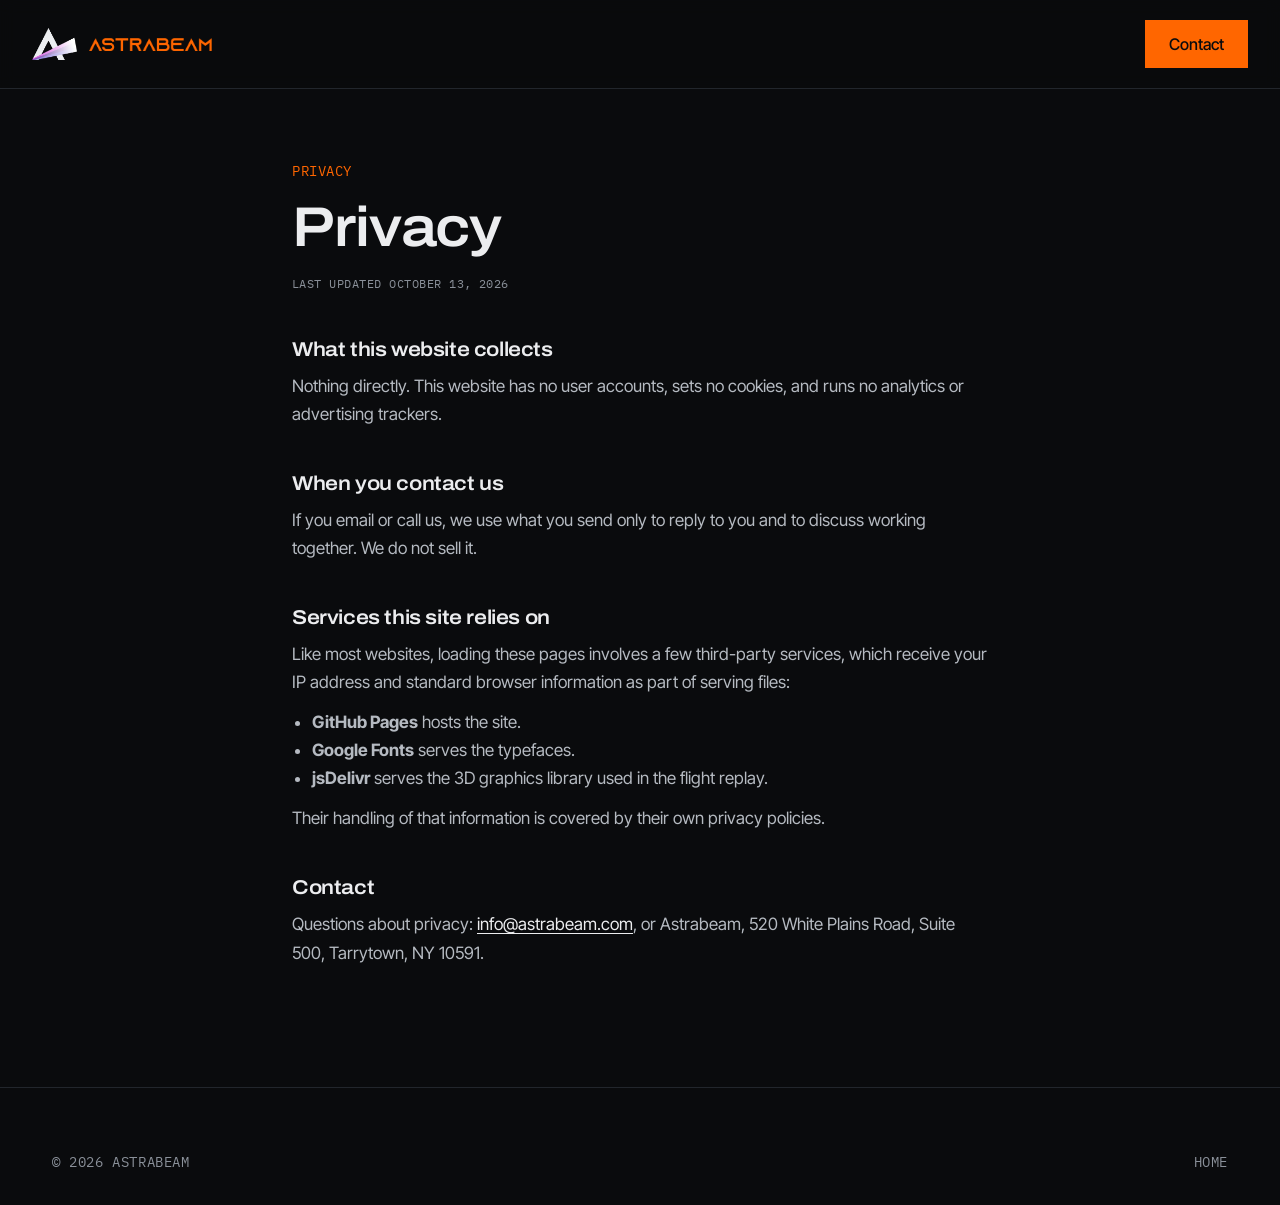
<file: privacy.html>
<!doctype html>
<html lang="en">
<head>
<meta charset="utf-8">
<meta name="viewport" content="width=device-width, initial-scale=1">
<title>Privacy · Astrabeam</title>
<meta name="robots" content="index">
<link rel="preconnect" href="https://fonts.googleapis.com">
<link rel="preconnect" href="https://fonts.gstatic.com" crossorigin>
<link href="https://fonts.googleapis.com/css2?family=Archivo:wdth,wght@100..125,500..800&family=Inter+Tight:wght@400;500;600&family=IBM+Plex+Mono:wght@400;500&display=swap" rel="stylesheet">
<link rel="icon" type="image/png" href="assets/astrabeam-mark-light.png">
<link rel="stylesheet" href="styles.css?v=e866db6d">
</head>
<body>
<header class="nav scrolled">
  <a class="logo" href="index.html" aria-label="Astrabeam home">
    <img class="logo-mark" src="assets/astrabeam-mark-light.png" alt="">
    <img class="logo-word" src="assets/astrabeam-wordmark.png" alt="Astrabeam">
  </a>
  <a class="btn btn-sm" href="index.html#contact">Contact</a>
</header>
<main class="section legal">
  <div class="wrap">
    <p class="eyebrow mono">PRIVACY</p>
    <h1>Privacy</h1>
    <p class="mono tiny">LAST UPDATED OCTOBER 13, 2026</p>

    <h2>What this website collects</h2>
    <p>Nothing directly. This website has no user accounts, sets no cookies, and runs no analytics or advertising trackers.</p>

    <h2>When you contact us</h2>
    <p>If you email or call us, we use what you send only to reply to you and to discuss working together. We do not sell it.</p>

    <h2>Services this site relies on</h2>
    <p>Like most websites, loading these pages involves a few third-party services, which receive your IP address and standard browser information as part of serving files:</p>
    <ul>
      <li><b>GitHub Pages</b> hosts the site.</li>
      <li><b>Google Fonts</b> serves the typefaces.</li>
      <li><b>jsDelivr</b> serves the 3D graphics library used in the flight replay.</li>
    </ul>
    <p>Their handling of that information is covered by their own privacy policies.</p>

    <h2>Contact</h2>
    <p>Questions about privacy: <a href="mailto:info@astrabeam.com">info@astrabeam.com</a>, or Astrabeam, 520 White Plains Road, Suite 500, Tarrytown, NY 10591.</p>
  </div>
</main>
<footer class="footer mono"><div class="wrap foot"><span>© 2026 ASTRABEAM</span><span><a href="index.html">HOME</a></span></div></footer>
</body>
</html>
</file>
<file: styles.css>
/* Astrabeam — site styles */
:root {
  --bg: #0a0b0d;
  --bg-2: #111317;
  --line: #22262c;
  --fg: #ecedef;
  --dim: #8a9099;
  --accent: #ff6600;
  --live: #3dffa8;
  --light-bg: #f1f0ec;
  --light-fg: #15171a;
  --light-dim: #5d636b;
  --light-line: #d9d7d1;
  --max: 1240px;
}
* { box-sizing: border-box; margin: 0; padding: 0; }
html { scroll-behavior: smooth; }
body {
  background: var(--bg); color: var(--fg);
  font-family: "Inter Tight", system-ui, sans-serif; font-size: 17px; line-height: 1.55;
  -webkit-font-smoothing: antialiased; overflow-x: hidden;
}
a { color: inherit; text-decoration: none; }
em { font-style: normal; color: var(--accent); }
img { max-width: 100%; }
.wrap { max-width: var(--max); margin: 0 auto; padding: 0 32px; }
.mono { font-family: "IBM Plex Mono", ui-monospace, monospace; letter-spacing: .04em; }
.dim { color: var(--dim); }
:focus-visible { outline: 2px solid var(--accent); outline-offset: 3px; }

/* TYPE */
h1, h2, .legal h1 {
  font-family: "Archivo", "Inter Tight", system-ui, sans-serif;
  font-stretch: 112%; font-weight: 600; letter-spacing: -.02em;
}
h1 { font-stretch: 125%; font-weight: 700; text-transform: uppercase; letter-spacing: -.01em; font-size: clamp(34px, 4.8vw, 68px); line-height: 1.02; }
h2 { font-size: clamp(28px, 3.2vw, 44px); line-height: 1.1; }
h3 { font-size: 22px; font-weight: 500; letter-spacing: -.01em; line-height: 1.25; }
.kicker { font-size: 15px; font-weight: 500; color: var(--accent); margin-bottom: 18px; }
.note { font-size: 13px; color: var(--dim); }

.btn {
  display: inline-block; padding: 14px 24px; background: var(--accent); color: #0a0b0d;
  font: 500 16px "Inter Tight", system-ui, sans-serif; border: 0; cursor: pointer; transition: background .2s;
}
.btn:hover { background: #ff8533; }

/* NAV */
.nav {
  position: fixed; inset: 0 0 auto 0; z-index: 50; display: flex; align-items: center; justify-content: space-between;
  padding: 20px 32px; transition: background .3s, border-color .3s; border-bottom: 1px solid transparent;
}
.nav.scrolled { background: rgba(10,11,13,.92); backdrop-filter: blur(8px); border-bottom-color: var(--line); }
.logo { display: flex; align-items: center; gap: 12px; }
.logo-mark { height: 32px; width: auto; }
.logo-word { height: 13px; width: auto; }
.nav nav { display: flex; gap: 34px; font-size: 15px; color: #c3c7cd; }
.nav nav a:hover { color: #fff; }
.nav-toggle { display: none; background: none; border: 1px solid #3a3f47; color: var(--fg); font: 500 14px "Inter Tight", sans-serif; padding: 8px 14px; cursor: pointer; }

/* HERO */
.hero { position: relative; height: 100vh; min-height: 620px; overflow: hidden; background: #000 url(assets/hero-poster.jpg) center / cover no-repeat; }
.hero-video { position: absolute; inset: 0; width: 100%; height: 100%; object-fit: cover; }
.hero-shade {
  position: absolute; inset: 0; z-index: 1;
  background:
    linear-gradient(to right, rgba(10,11,13,.8) 0%, rgba(10,11,13,.35) 50%, rgba(10,11,13,0) 80%),
    linear-gradient(to top, rgba(10,11,13,.9) 0%, rgba(10,11,13,0) 45%),
    linear-gradient(to bottom, rgba(10,11,13,.5) 0%, rgba(10,11,13,0) 20%);
}
.hero-copy { position: absolute; z-index: 2; left: 32px; bottom: 13vh; max-width: min(1000px, calc(100% - 64px)); }
.hero .kicker { text-shadow: 0 1px 12px rgba(0,0,0,.6); }
.lede { margin: 24px 0 32px; font-size: 19px; line-height: 1.5; color: #d6d9dd; max-width: 540px; }
.video-toggle { position: absolute; z-index: 2; right: 32px; bottom: 28px; background: none; border: 0; color: #b5bac1; font: 500 13px "Inter Tight", sans-serif; cursor: pointer; }
.video-toggle:hover { color: #fff; }

/* SECTIONS */
.section { padding: 120px 0; }
.split-head { display: grid; grid-template-columns: 1.05fr 1fr; gap: 64px; align-items: end; margin-bottom: 56px; }
.split-head > * { min-width: 0; }
.split-head p { color: #b5bac1; font-size: 18px; }
.split-head p + p { margin-top: 16px; }
.split-head a { text-decoration: underline; text-underline-offset: 3px; }

/* VISION */
.vision { border-bottom: 1px solid var(--line); }
.vision-lead { font-size: clamp(26px, 3.2vw, 44px); line-height: 1.22; letter-spacing: -.02em; font-weight: 500; max-width: 1040px; }
.vision-cols { display: grid; grid-template-columns: 1fr 1fr; gap: 64px; margin-top: 56px; max-width: 1040px; color: #b5bac1; font-size: 18px; }

/* POV */
.pov-frame { border: 1px solid var(--line); background: #000; }
.pov-frame video { display: block; width: 100%; height: auto; aspect-ratio: 16 / 9; }
.pov-foot { display: flex; justify-content: space-between; align-items: center; gap: 20px; margin-top: 14px; }
.pov-toggle { flex: none; background: none; border: 1px solid var(--line); color: #b5bac1; font: 500 13px "Inter Tight", sans-serif; padding: 7px 12px; cursor: pointer; }
.pov-toggle:hover { color: #fff; }

/* PLATFORM */
.platform { background: var(--bg-2); border-block: 1px solid var(--line); }
.layers { display: grid; grid-template-columns: 1fr 1fr; gap: 56px 48px; }
.layer { min-width: 0; }
.diag { border: 1px solid var(--line); background: #0b0c0f; }
.diag-svg { display: block; width: 100%; height: auto; }
.layer-body { padding-top: 24px; }
.layer-label { font-size: 14px; color: var(--accent); font-weight: 500; }
.layer h3 { font-size: 26px; margin: 6px 0 12px; }
.layer p { color: #b5bac1; font-size: 16px; }
.layer p + p { margin-top: 12px; }

/* IMAGE BAND */
.band { position: relative; margin: 0; }
.band img { display: block; width: 100%; height: min(78vh, 760px); object-fit: cover; }
.band figcaption { position: absolute; left: 0; right: 0; bottom: 24px; color: #c3c7cd; font-size: 14px; }

/* USE CASES */
.uc-list { list-style: none; border-bottom: 1px solid var(--line); }
.uc {
  display: grid; grid-template-columns: 56px 1fr 1.45fr 220px; gap: 28px; align-items: start;
  padding: 30px 0; border-top: 1px solid var(--line);
}
.uc > * { min-width: 0; }
.uc-n { color: var(--dim); font-size: 14px; padding-top: 4px; font-variant-numeric: tabular-nums; }
.uc h3 { font-size: 24px; }
.uc-text p { color: #b5bac1; font-size: 16px; }
.uc-tag { display: block; font-size: 13px; color: var(--dim); margin-top: 10px; }
.uc img { grid-column: 4; grid-row: 1; width: 100%; height: auto; aspect-ratio: 800 / 520; object-fit: cover; filter: saturate(.8) brightness(.9); transition: filter .4s; }
.uc:hover img { filter: none; }
.uc:hover h3 { color: var(--accent); }

/* QUOTES */
.quotes-sec { border-top: 1px solid var(--line); }
.quotes { display: grid; grid-template-columns: 1fr 1fr; gap: 64px 72px; margin-top: 56px; }
.quote blockquote { font-size: clamp(21px, 2vw, 27px); line-height: 1.35; letter-spacing: -.015em; }
.quote figcaption { display: flex; align-items: center; gap: 14px; margin-top: 22px; }
.quote figcaption img { width: 44px; height: 44px; object-fit: contain; background: #fff; padding: 5px; }
.quote figcaption span { display: flex; flex-direction: column; font-size: 14px; color: var(--dim); }
.quote figcaption b { color: var(--fg); font-weight: 500; font-size: 15px; }

/* LIGHT SECTIONS */
.light { background: var(--light-bg); color: var(--light-fg); }
.light .split-head p { color: #3c4148; }
.light .section + .section { padding-top: 0; }
.group { font-size: 15px; font-weight: 500; color: var(--light-dim); margin: 64px 0 22px; padding-top: 20px; border-top: 1px solid var(--light-line); }
.people { display: grid; grid-template-columns: repeat(4, 1fr); gap: 28px; }
.person { margin: 0; min-width: 0; }
.person img { display: block; width: 100%; height: auto; aspect-ratio: 1; object-fit: cover; background: #ddd; filter: grayscale(1) contrast(1.03); transition: filter .4s; }
.person:hover img, .person:focus-within img { filter: none; }
.person figcaption { margin-top: 14px; display: flex; flex-direction: column; gap: 2px; font-size: 15px; color: var(--light-dim); }
.person b { color: var(--light-fg); font-size: 17px; font-weight: 500; }
.p-org { font-size: 14px; }
.p-li { font-size: 14px; color: var(--light-fg); margin-top: 4px; }
.p-li:hover { color: var(--accent); }

.news { list-style: none; display: grid; grid-template-columns: 1fr 1fr; column-gap: 56px; }
.news li { display: flex; gap: 20px; align-items: flex-start; padding: 22px 0; border-top: 1px solid var(--light-line); }
.news img { flex: none; width: 76px; height: 76px; object-fit: contain; background: #fff; border: 1px solid var(--light-line); padding: 4px; }
.news b { font-size: 17px; font-weight: 500; }
.news p { font-size: 15px; color: var(--light-dim); margin-top: 2px; }

/* CONTACT */
.contact-grid { display: grid; grid-template-columns: 1fr 1.1fr; gap: 80px; align-items: start; }
.contact-grid > * { min-width: 0; }
.contact-intro { color: #b5bac1; font-size: 18px; margin-top: 20px; max-width: 460px; }
.contact-list { display: grid; grid-template-columns: 80px 1fr; gap: 12px 16px; margin-top: 36px; font-size: 17px; }
.contact-list dd a { border-bottom: 1px solid #3a3f47; }
.contact-list dt { color: var(--dim); }
.contact-list a:hover { color: var(--accent); }

/* FOOTER */
.footer { border-top: 1px solid var(--line); padding: 64px 0 32px; color: var(--dim); font-size: 15px; }
.foot-top { display: flex; justify-content: space-between; gap: 48px; flex-wrap: wrap; }
.foot-logo { width: 150px; height: auto; }
.foot-cols { display: grid; grid-template-columns: repeat(3, auto); gap: 64px; }
.foot-cols div { display: flex; flex-direction: column; gap: 8px; }
.foot-cols b { color: var(--fg); font-weight: 500; margin-bottom: 4px; }
.foot-cols a:hover { color: var(--fg); }
.foot-bottom { display: flex; justify-content: space-between; margin-top: 56px; padding-top: 20px; border-top: 1px solid var(--line); font-size: 14px; }
.foot-bottom a:hover, .foot a:hover { color: var(--fg); }
.foot { display: flex; justify-content: space-between; gap: 20px; flex-wrap: wrap; font-size: 14px; }

/* LEGAL / 404 */
.legal { padding-top: 160px; min-height: 80vh; }
.legal .wrap { max-width: 760px; }
.legal h1 { font-size: clamp(32px, 4.6vw, 56px); margin-bottom: 18px; text-transform: none; font-stretch: 112%; }
.legal h2 { font-size: 20px; margin: 44px 0 12px; }
.legal p, .legal li { color: #b5bac1; font-size: 17px; line-height: 1.65; }
.legal ul { margin: 12px 0 12px 20px; }
.legal a:not(.btn) { color: var(--fg); text-decoration: underline; text-underline-offset: 3px; }
.legal .eyebrow { color: var(--accent); font-size: 14px; margin-bottom: 16px; }
.legal .tiny { font-size: 12px; color: var(--dim); }
.notfound p { margin-bottom: 28px; }

/* REVEAL */
.reveal { opacity: 0; transform: translateY(16px); transition: opacity .8s ease, transform .8s cubic-bezier(.2,.8,.2,1); }
.reveal.in { opacity: 1; transform: none; }

/* RESPONSIVE */
@media (max-width: 1000px) {
  .nav nav#site-nav {
    display: none; position: absolute; top: 100%; left: 0; right: 0; flex-direction: column; gap: 0;
    background: rgba(10,11,13,.97); border-bottom: 1px solid var(--line);
  }
  .nav nav#site-nav.open { display: flex; }
  .nav nav#site-nav a { padding: 16px 32px; border-top: 1px solid var(--line); color: var(--fg); font-size: 17px; }
  .nav-toggle { display: block; }
  .split-head, .vision-cols, .contact-grid { grid-template-columns: 1fr; gap: 24px; }
  .layers, .quotes, .news { grid-template-columns: 1fr; }
  .people { grid-template-columns: repeat(2, 1fr); }
  .uc { grid-template-columns: 40px 1fr 180px; }
  .uc-text { grid-column: 2; }
  .uc img { grid-column: 3; grid-row: 1 / span 2; }
  .foot-cols { grid-template-columns: 1fr 1fr; gap: 32px; }
}
@media (max-width: 600px) {
  .wrap { padding: 0 16px; }
  .nav { padding: 14px 16px; }
  .nav nav#site-nav a { padding: 16px; }
  .hero-copy { left: 16px; right: 16px; }
  .section { padding: 80px 0; }
  .uc { grid-template-columns: 1fr; gap: 10px; }
  .uc-n, .uc h3, .uc-text, .uc img { grid-column: 1; grid-row: auto; }
  .uc img { order: -1; }
    .foot-cols { grid-template-columns: 1fr; }
  .diag-svg text { font-size: 13px; letter-spacing: .02em; }
}
@media (prefers-reduced-motion: reduce) {
  * { animation: none !important; transition: none !important; scroll-behavior: auto !important; }
  .reveal { opacity: 1; transform: none; }
}

/* FLIGHT REPLAY */
.fl-head { display: grid; grid-template-columns: 1fr 1fr; gap: 60px; align-items: end; margin-bottom: 50px; }
.fl-head h2 { margin-bottom: 0; }
.fl-grid { display: grid; grid-template-columns: 1fr 1.25fr; gap: 1px; background: var(--line); border: 1px solid var(--line); }
.fl-panel { position: relative; background: #050608; overflow: hidden; }
.fl-cam video { display: block; width: 100%; height: auto; aspect-ratio: 960 / 1080; object-fit: cover; background: #000; }
.fl-3d { min-height: 480px; }
#fl-canvas { position: absolute; inset: 0; width: 100%; height: 100%; display: block; cursor: grab; touch-action: pan-y; }
#fl-canvas:active { cursor: grabbing; }
.fl-tag { position: absolute; z-index: 2; top: 14px; left: 14px; font-size: 10px; padding: 5px 8px; background: rgba(5,6,8,.75); color: var(--fg); }
.fl-tag-depth { top: auto; bottom: calc(33.33% - 30px); }
.fl-tag-depth2 { top: auto; left: calc(50% + 14px); bottom: calc(33.33% - 30px); }
.fl-mode { position: absolute; z-index: 2; top: 14px; right: 14px; font-size: 10px; color: var(--dim); display: flex; align-items: center; gap: 8px; }
.fl-mode::before { content: ""; width: 7px; height: 7px; border-radius: 50%; background: #4e545c; }
.fl-mode.on { color: var(--live); }
.fl-mode.on::before { background: var(--live); box-shadow: 0 0 10px var(--live); }
.fl-legend { position: absolute; z-index: 2; left: 14px; bottom: 14px; display: flex; gap: 18px; flex-wrap: wrap; font-size: 10px; color: var(--dim); }
.fl-legend span { display: flex; align-items: center; gap: 7px; }
.fl-legend i { width: 14px; height: 2px; display: inline-block; }
.fl-legend b { color: var(--fg); font-weight: 500; }
.lg-red { background: #ff4d3d; height: 10px !important; width: 10px !important; border-radius: 50%; border: 1px solid #ff4d3d; background: transparent !important; }
.lg-green { background: #3dffa8; }
.lg-blue { background: #4da3ff; }
.fl-hint { position: absolute; z-index: 2; right: 14px; bottom: 14px; font-size: 10px; color: #4e545c; }

.fl-bar { display: flex; align-items: center; gap: 18px; margin-top: 18px; }
.fl-play { width: 44px; height: 44px; flex: none; background: var(--accent); color: #000; border: 0; font-size: 14px; cursor: pointer; }
.fl-play:hover { background: #ff8533; }
.fl-track { position: relative; flex: 1; height: 44px; }
#fl-band { position: absolute; left: 0; right: 0; top: 14px; width: 100%; height: 16px; display: block; }
#fl-scrub { position: absolute; inset: 0; width: 100%; height: 100%; margin: 0; background: transparent; -webkit-appearance: none; appearance: none; cursor: pointer; }
#fl-scrub::-webkit-slider-runnable-track { height: 44px; background: transparent; }
#fl-scrub::-webkit-slider-thumb { -webkit-appearance: none; width: 2px; height: 44px; background: var(--fg); box-shadow: 0 0 0 3px rgba(236,238,241,.15); }
#fl-scrub::-moz-range-track { height: 44px; background: transparent; }
#fl-scrub::-moz-range-thumb { width: 2px; height: 44px; border: 0; border-radius: 0; background: var(--fg); }
.fl-time { font-size: 12px; color: var(--dim); min-width: 110px; text-align: right; }
.fl-key { display: flex; gap: 22px; margin: 10px 0 0 62px; font-size: 10px; color: var(--dim); }
.fl-key span { display: flex; align-items: center; gap: 7px; }
.fl-key i { width: 14px; height: 6px; display: inline-block; }
.k-off { background: rgba(61,255,168,.55); }
.k-obs { background: rgba(255,77,61,.8); }

.fl-stats { display: grid; grid-template-columns: repeat(4, 1fr); gap: 1px; background: var(--line); border: 1px solid var(--line); margin-top: 40px; }
.fl-stats div { background: var(--bg); padding: 22px 24px; display: flex; flex-direction: column; gap: 6px; }
.fl-stats span { font-size: 10px; color: var(--dim); }
.fl-stats b { font-size: 44px; font-weight: 500; letter-spacing: -.03em; font-variant-numeric: tabular-nums; }
.fl-stats em { font-style: normal; font-size: 10px; color: var(--dim); }

.fl-loop { display: grid; grid-template-columns: repeat(5, 1fr); gap: 1px; background: var(--line); border: 1px solid var(--line); margin-top: 40px; }
.fl-loop div { background: var(--bg-2); padding: 24px 22px; }
.fl-loop span { font-size: 11px; color: var(--accent); }
.fl-loop p { margin-top: 10px; color: #a9afb8; font-size: 14px; line-height: 1.5; }
.fl-loop .fl-next { background: rgba(255,102,0,.08); }
.fl-note { margin-top: 18px; }

@media (max-width: 960px) {
  .fl-head { grid-template-columns: 1fr; gap: 24px; }
  .fl-grid { grid-template-columns: 1fr; }
  .fl-3d { min-height: 380px; }
  .fl-stats { grid-template-columns: 1fr 1fr; }
  .fl-loop { grid-template-columns: 1fr 1fr; }
}
@media (max-width: 600px) {
  .fl-stats b { font-size: 32px; }
  .fl-loop { grid-template-columns: 1fr; }
  .fl-key { margin-left: 0; flex-wrap: wrap; }
  .fl-legend { gap: 10px; }
  .fl-hint { display: none; }
}

/* flight section sits on the redesigned type scale */
.flight .fl-head h2 { font-size: clamp(28px, 3.2vw, 44px); }
.flight .body { color: #b5bac1; font-size: 18px; }
.flight .fl-loop span { font-size: 12px; color: var(--accent); }
.flight .tiny { font-size: 12px; color: var(--dim); }
@media (max-width: 1000px) { .fl-head { grid-template-columns: 1fr; gap: 24px; } }

/* USE CASES: card grid (first design) */
.uc-title { font-stretch: 125%; font-weight: 700; text-transform: uppercase; letter-spacing: -.01em; font-size: clamp(28px, 3.6vw, 48px); line-height: 1.06; }
.apps-intro { color: #b5bac1; font-size: 18px; max-width: 560px; margin-top: 22px; }
.apps { display: grid; grid-template-columns: repeat(4, 1fr); gap: 1px; background: var(--line); border: 1px solid var(--line); margin-top: 50px; }
.app { background: var(--bg); display: flex; flex-direction: column; padding-bottom: 26px; transition: background .3s; min-width: 0; }
.app:hover { background: var(--bg-2); }
.app img { display: block; width: 100%; height: auto; aspect-ratio: 800 / 520; object-fit: cover; filter: saturate(.85) brightness(.85); transition: filter .4s; }
.app:hover img { filter: none; }
.app .idx { font-size: 12px; color: var(--dim); margin: 18px 24px 8px; }
.app h3 { font-size: 20px; margin: 0 24px; }
.app p { color: var(--dim); font-size: 15px; line-height: 1.5; margin: 10px 24px 0; }
.app .tag { margin: auto 24px 0; padding-top: 22px; font-size: 11px; color: var(--accent); }
@media (max-width: 1100px) { .apps { grid-template-columns: repeat(2, 1fr); } }
@media (max-width: 600px) { .apps { grid-template-columns: 1fr; } }
.news-link { display: flex; gap: 20px; align-items: flex-start; width: 100%; }
.news-link:hover b { color: var(--accent); }
.news-link b::after { content: " ↗"; color: var(--light-dim); font-weight: 400; }
.band-inline img { height: auto; aspect-ratio: 16 / 9; max-height: 680px; border: 1px solid var(--line); }
.band-inline figcaption { position: static; margin-top: 14px; color: var(--dim); font-size: 13px; }
.p-bio { font-size: 14px; line-height: 1.5; color: var(--light-dim); margin-top: 8px; }

/* CONTACT FORM (mirrors the restyled Squarespace Form Block) */
.contact-form { display: grid; grid-template-columns: 1fr 1fr; gap: 18px; }
.contact-form > * { min-width: 0; }
.contact-form label { display: flex; flex-direction: column; gap: 8px; font-size: 14px; color: var(--dim); }
.contact-form .full { grid-column: 1 / -1; }
.contact-form input, .contact-form select, .contact-form textarea {
  width: 100%; background: var(--bg-2); border: 1px solid #2c3138; color: var(--fg);
  font: 16px "Inter Tight", sans-serif; padding: 12px 14px; border-radius: 0; resize: vertical;
}
.contact-form input:focus, .contact-form select:focus, .contact-form textarea:focus { border-color: var(--accent); outline: none; }
.contact-form [aria-invalid="true"] { border-color: #ff4d4d; }
.form-foot { display: flex; align-items: center; gap: 18px; flex-wrap: wrap; }
.form-foot .note { flex: 1; min-width: 200px; }
@media (max-width: 600px) { .contact-form { grid-template-columns: 1fr; } }

/* Dropdown: match the text fields, custom chevron */
.contact-form select {
  -webkit-appearance: none; appearance: none; cursor: pointer;
  height: 46px; line-height: 1.2; padding-right: 44px;
  background-image: url("data:image/svg+xml,%3Csvg xmlns='http://www.w3.org/2000/svg' width='12' height='8' viewBox='0 0 12 8'%3E%3Cpath d='M1 1.5 6 6.5 11 1.5' fill='none' stroke='%23ff6600' stroke-width='1.6'/%3E%3C/svg%3E");
  background-repeat: no-repeat; background-position: right 16px center; background-size: 12px 8px;
}
.contact-form input { height: 46px; }
.contact-form select:invalid, .contact-form select.is-empty { color: var(--dim); }
.contact-form select option { background: var(--bg-2); color: var(--fg); }
.contact-form select:hover, .contact-form input:hover, .contact-form textarea:hover { border-color: #3d434b; }

.contact-grid.contact-only { grid-template-columns: 1.2fr 1fr; align-items: end; }
</file>
